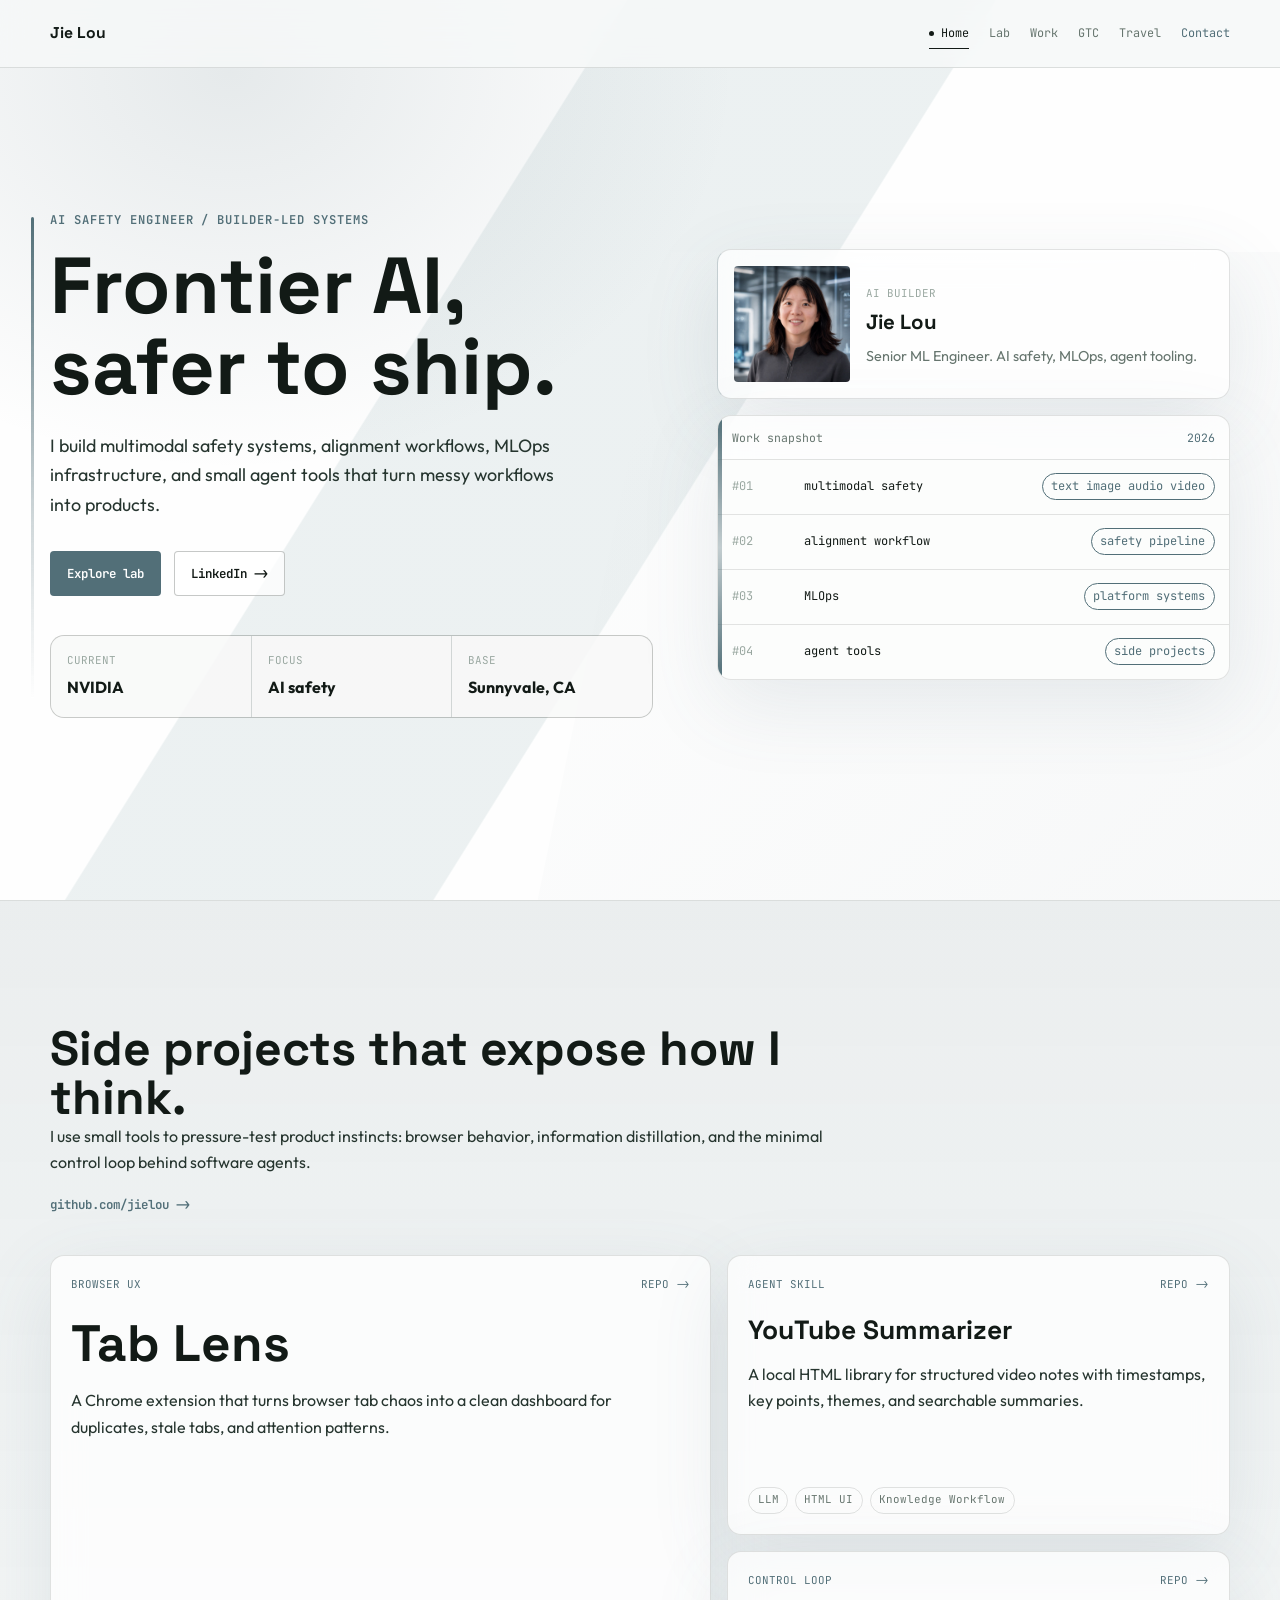
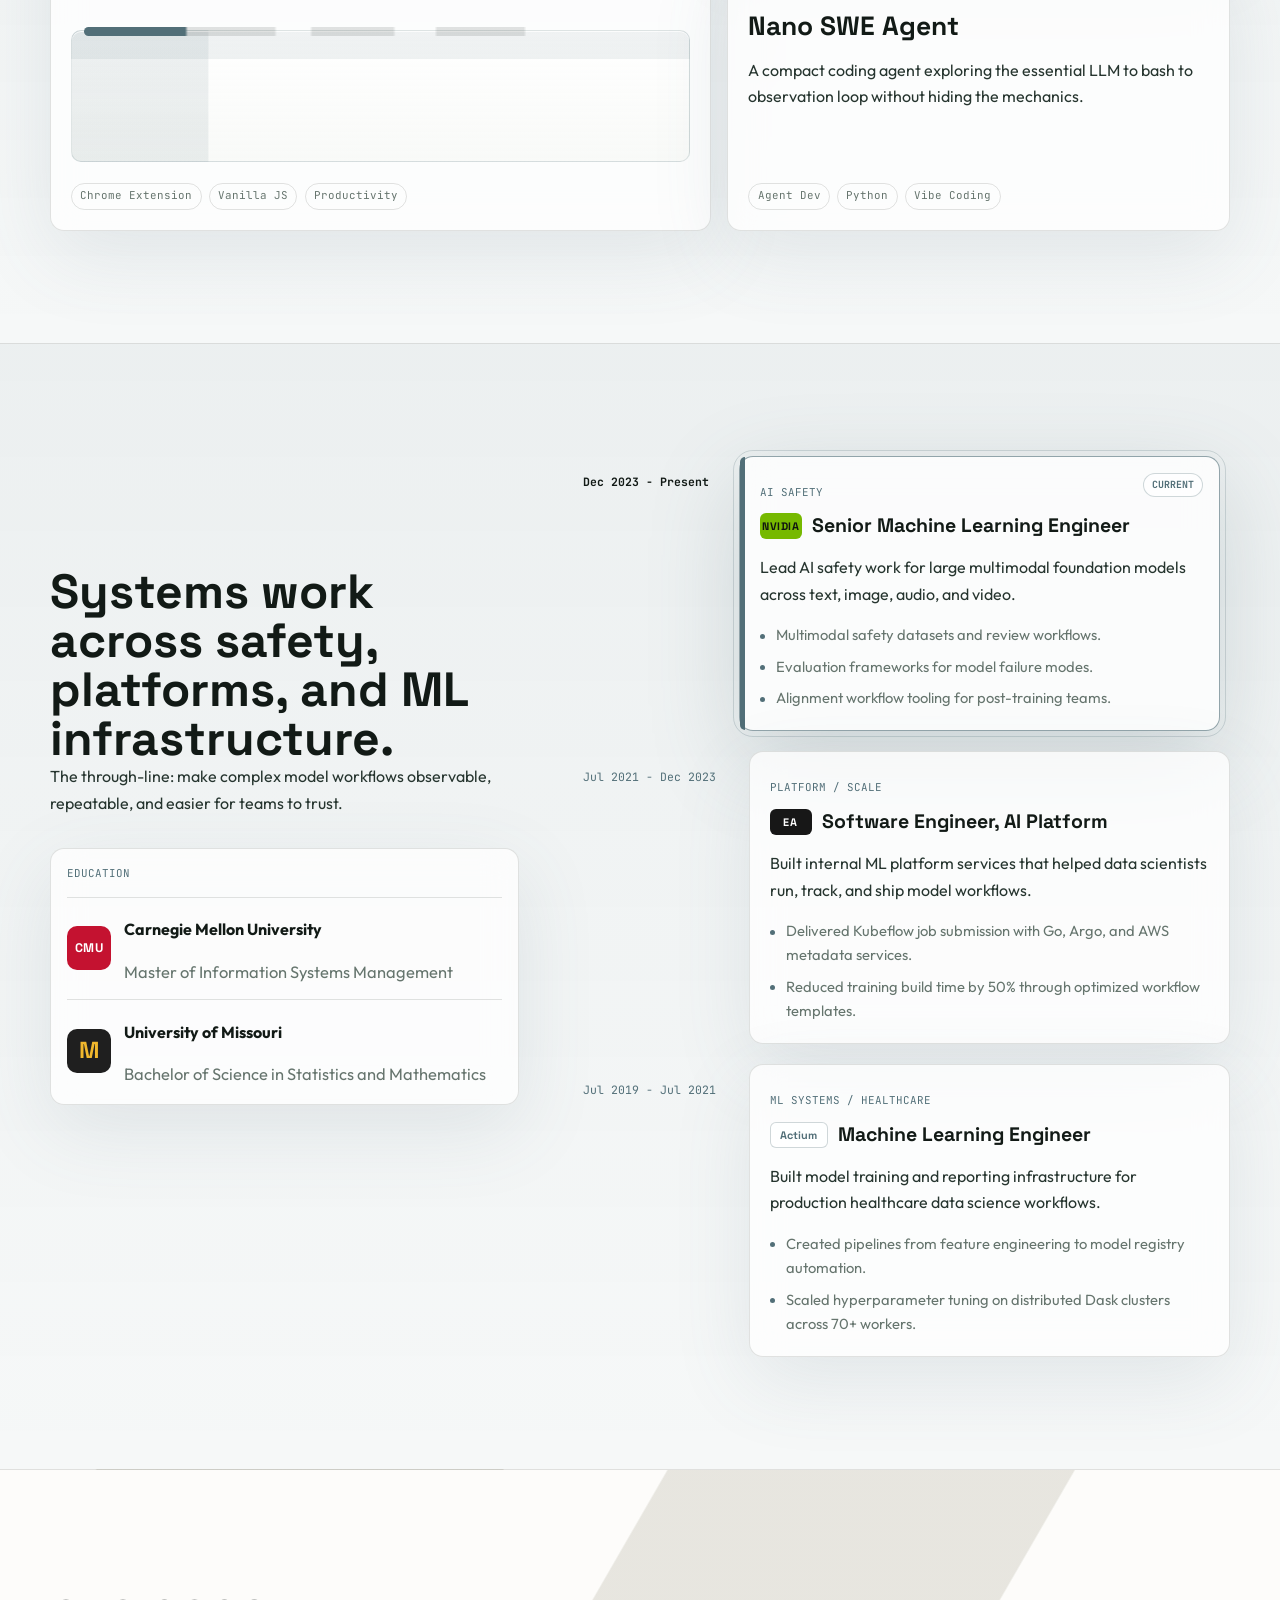
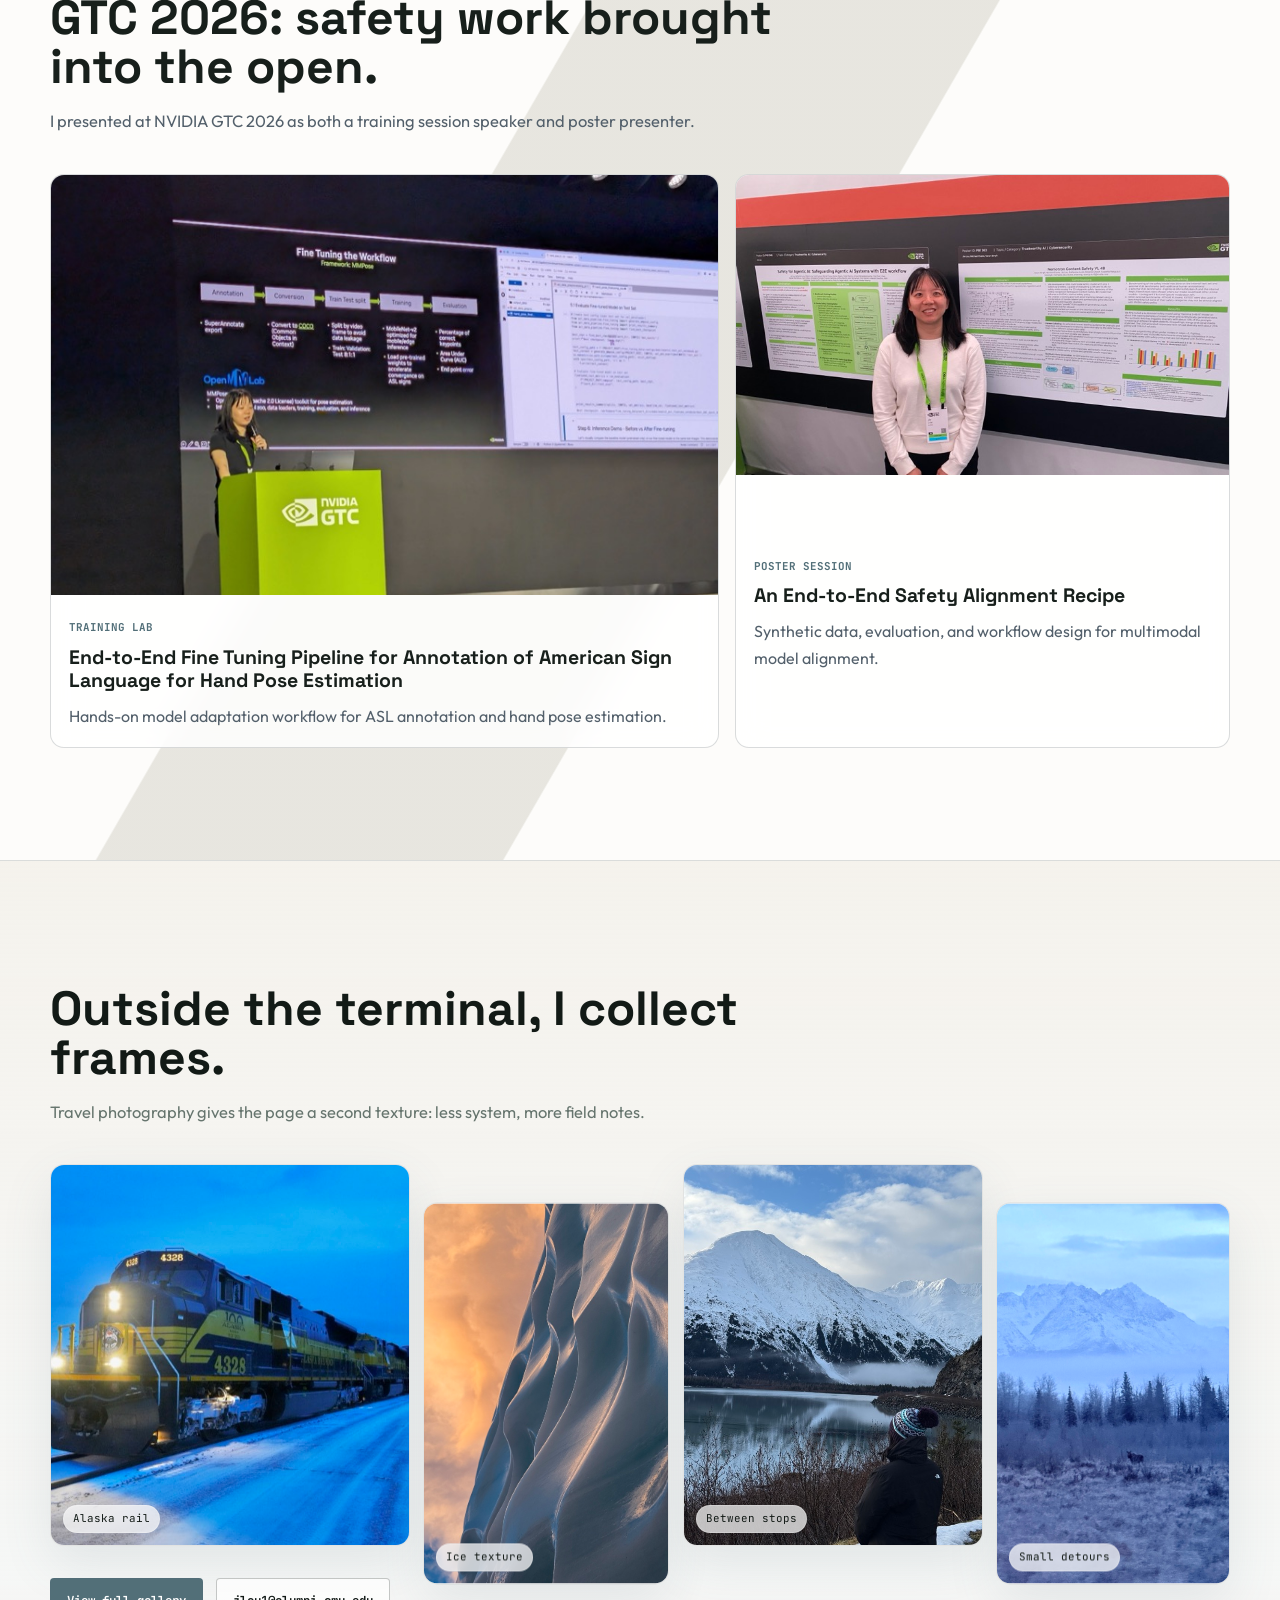
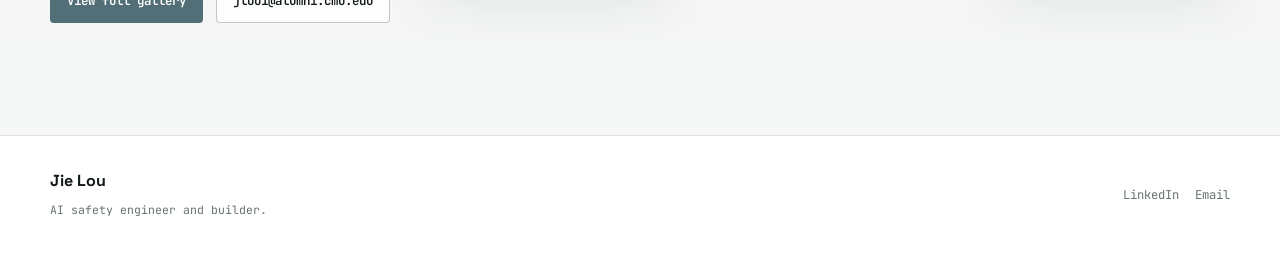
<file: index.html>
<!DOCTYPE html>
<html lang="en">
<head>
  <meta charset="UTF-8">
  <meta name="viewport" content="width=device-width, initial-scale=1.0">
  <meta name="description" content="Jie Lou - AI safety engineer and AI builder working on multimodal safety, alignment workflows, MLOps, and agent tools.">
  <meta property="og:title" content="Jie Lou - AI Safety Engineer & AI Builder">
  <meta property="og:description" content="Senior ML Engineer at NVIDIA focused on AI safety, multimodal evaluation, and builder-led AI tools.">
  <meta property="og:type" content="website">
  <meta property="og:url" content="https://jielou.github.io/">
  <meta property="og:image" content="https://jielou.github.io/photos/social/jie-lou-og.jpg">
  <meta name="twitter:card" content="summary_large_image">
  <meta name="twitter:image" content="https://jielou.github.io/photos/social/jie-lou-og.jpg">
  <meta name="theme-color" content="#526F78">
  <title>Jie Lou - AI Safety Engineer & AI Builder</title>

  <link rel="preconnect" href="https://fonts.googleapis.com">
  <link rel="preconnect" href="https://fonts.gstatic.com" crossorigin>
  <link href="https://fonts.googleapis.com/css2?family=Space+Grotesk:wght@400;500;600;700&family=Outfit:wght@400;500;600;700&family=JetBrains+Mono:wght@400;500;600&display=swap" rel="stylesheet">
  <link rel="icon" href="photos/optimized/profile_2026_560.jpg">
  <link rel="stylesheet" href="css/style.css?v=20260617-2">
</head>
<body>
  <a href="#main" class="skip-link">Skip to content</a>

  <nav class="nav" id="nav">
    <div class="nav-inner">
      <a href="#home" class="nav-logo" aria-label="Jie Lou home">
        <span class="logo-full">Jie Lou</span>
        <span class="logo-short">JL</span>
      </a>
      <ul class="nav-links" id="navLinks">
        <li><a href="#home">Home</a></li>
        <li><a href="#lab">Lab</a></li>
        <li><a href="#field">Work</a></li>
        <li><a href="#proof">GTC</a></li>
        <li><a href="#off-grid">Travel</a></li>
        <li><a href="mailto:jlou1@alumni.cmu.edu" class="nav-cta">Contact</a></li>
      </ul>
      <button class="nav-toggle" id="navToggle" aria-label="Toggle menu" aria-controls="navLinks" aria-expanded="false">
        <span></span><span></span><span></span>
      </button>
    </div>
  </nav>

  <main id="main">
    <section id="home" class="hero section-panel" data-section="Home">
      <div class="scan-grid" aria-hidden="true"></div>
      <div class="hero-inner">
        <div class="hero-copy reveal">
          <p class="section-kicker">AI safety engineer / builder-led systems</p>
          <h1>Frontier AI, safer to ship.</h1>
          <p class="hero-subtitle">I build multimodal safety systems, alignment workflows, MLOps infrastructure, and small agent tools that turn messy workflows into products.</p>
          <div class="hero-actions">
            <a href="#lab" class="btn btn-primary">Explore lab</a>
            <a href="https://www.linkedin.com/in/jielou" target="_blank" rel="noopener" class="btn btn-secondary">LinkedIn -></a>
          </div>
          <dl class="profile-strip" aria-label="Current profile">
            <div>
              <dt>Current</dt>
              <dd>NVIDIA</dd>
            </div>
            <div>
              <dt>Focus</dt>
              <dd>AI safety</dd>
            </div>
            <div>
              <dt>Base</dt>
              <dd>Sunnyvale, CA</dd>
            </div>
          </dl>
        </div>

        <div class="hero-system reveal" style="--delay: 90ms">
          <aside class="identity-card" aria-label="Profile">
            <img src="photos/optimized/profile_2026_560.jpg" alt="Jie Lou" width="560" height="560" decoding="async" fetchpriority="high">
            <div>
              <span class="mini-label">AI builder</span>
              <strong>Jie Lou</strong>
              <p>Senior ML Engineer. AI safety, MLOps, agent tooling.</p>
            </div>
          </aside>

          <div class="console-window">
            <div class="console-topbar">
              <span>Work snapshot</span>
              <span class="status-dot">2026</span>
            </div>
            <div class="console-body" aria-label="AI safety work snapshot">
              <div class="console-row">
                <span class="row-time">01</span>
                <span class="row-name">multimodal safety</span>
                <span class="row-state state-ok">text image audio video</span>
              </div>
              <div class="console-row">
                <span class="row-time">02</span>
                <span class="row-name">alignment workflow</span>
                <span class="row-state state-ok">safety pipeline</span>
              </div>
              <div class="console-row">
                <span class="row-time">03</span>
                <span class="row-name">MLOps</span>
                <span class="row-state state-ok">platform systems</span>
              </div>
              <div class="console-row">
                <span class="row-time">04</span>
                <span class="row-name">agent tools</span>
                <span class="row-state state-blue">side projects</span>
              </div>
            </div>
          </div>
        </div>
      </div>
    </section>

    <section id="lab" class="section-panel lab-panel">
      <div class="section-shell">
        <div class="section-heading reveal">
          <p class="section-kicker">Lab artifacts</p>
          <h2>Side projects that expose how I think.</h2>
          <p>I use small tools to pressure-test product instincts: browser behavior, information distillation, and the minimal control loop behind software agents.</p>
          <a href="https://github.com/jielou" target="_blank" rel="noopener" class="github-link">github.com/jielou -></a>
        </div>

        <div class="artifact-grid">
          <a href="https://github.com/jielou/tab-lens" target="_blank" rel="noopener" class="artifact-card reveal">
            <div class="artifact-meta">
              <span>browser ux</span>
              <span>repo -></span>
            </div>
            <h3>Tab Lens</h3>
            <p>A Chrome extension that turns browser tab chaos into a clean dashboard for duplicates, stale tabs, and attention patterns.</p>
            <div class="artifact-tags">
              <span>Chrome Extension</span>
              <span>Vanilla JS</span>
              <span>Productivity</span>
            </div>
          </a>

          <a href="https://github.com/jielou/youtube-summarizer" target="_blank" rel="noopener" class="artifact-card reveal" style="--delay: 80ms">
            <div class="artifact-meta">
              <span>agent skill</span>
              <span>repo -></span>
            </div>
            <h3>YouTube Summarizer</h3>
            <p>A local HTML library for structured video notes with timestamps, key points, themes, and searchable summaries.</p>
            <div class="artifact-tags">
              <span>LLM</span>
              <span>HTML UI</span>
              <span>Knowledge Workflow</span>
            </div>
          </a>

          <a href="https://github.com/jielou/nano-swe-agent" target="_blank" rel="noopener" class="artifact-card reveal" style="--delay: 160ms">
            <div class="artifact-meta">
              <span>control loop</span>
              <span>repo -></span>
            </div>
            <h3>Nano SWE Agent</h3>
            <p>A compact coding agent exploring the essential LLM to bash to observation loop without hiding the mechanics.</p>
            <div class="artifact-tags">
              <span>Agent Dev</span>
              <span>Python</span>
              <span>Vibe Coding</span>
            </div>
          </a>
        </div>
      </div>
    </section>

    <section id="field" class="section-panel field-panel">
      <div class="section-shell two-column-shell">
        <div class="section-heading sticky-heading reveal">
          <p class="section-kicker">Field work</p>
          <h2>Systems work across safety, platforms, and ML infrastructure.</h2>
          <p>The through-line: make complex model workflows observable, repeatable, and easier for teams to trust.</p>
          <div class="credential-card education-card">
            <span>Education</span>
            <div class="school-row">
              <span class="school-logo cmu-logo">CMU</span>
              <div>
                <strong>Carnegie Mellon University</strong>
                <p>Master of Information Systems Management</p>
              </div>
            </div>
            <div class="school-row">
              <span class="school-logo mizzou-logo">M</span>
              <div>
                <strong>University of Missouri</strong>
                <p>Bachelor of Science in Statistics and Mathematics</p>
              </div>
            </div>
          </div>
        </div>

        <div class="mission-log">
          <article class="mission-item mission-current reveal">
            <div class="mission-date">Dec 2023 - Present</div>
            <div class="mission-card mission-card-current">
              <span class="mission-badge">ai safety</span>
              <h3><span class="company-logo nvidia-logo">NVIDIA</span> Senior Machine Learning Engineer</h3>
              <p>Lead AI safety work for large multimodal foundation models across text, image, audio, and video.</p>
              <ul>
                <li>Multimodal safety datasets and review workflows.</li>
                <li>Evaluation frameworks for model failure modes.</li>
                <li>Alignment workflow tooling for post-training teams.</li>
              </ul>
            </div>
          </article>

          <article class="mission-item reveal">
            <div class="mission-date">Jul 2021 - Dec 2023</div>
            <div class="mission-card">
              <span class="mission-badge">platform / scale</span>
              <h3><span class="company-logo ea-logo">EA</span> Software Engineer, AI Platform</h3>
              <p>Built internal ML platform services that helped data scientists run, track, and ship model workflows.</p>
              <ul>
                <li>Delivered Kubeflow job submission with Go, Argo, and AWS metadata services.</li>
                <li>Reduced training build time by 50% through optimized workflow templates.</li>
              </ul>
            </div>
          </article>

          <article class="mission-item reveal">
            <div class="mission-date">Jul 2019 - Jul 2021</div>
            <div class="mission-card">
              <span class="mission-badge">ml systems / healthcare</span>
              <h3><span class="company-logo actium-logo">Actium</span> Machine Learning Engineer</h3>
              <p>Built model training and reporting infrastructure for production healthcare data science workflows.</p>
              <ul>
                <li>Created pipelines from feature engineering to model registry automation.</li>
                <li>Scaled hyperparameter tuning on distributed Dask clusters across 70+ workers.</li>
              </ul>
            </div>
          </article>
        </div>
      </div>
    </section>

    <section id="proof" class="section-panel proof-panel">
      <div class="section-shell">
        <div class="section-heading reveal">
          <p class="section-kicker">Public proof</p>
          <h2>GTC 2026: safety work brought into the open.</h2>
          <p>I presented at NVIDIA GTC 2026 as both a training session speaker and poster presenter.</p>
        </div>

        <div class="proof-grid">
          <a href="https://www.nvidia.com/en-us/on-demand/session/gtc26-dlit82150/" target="_blank" rel="noopener" class="proof-card proof-card-wide reveal">
            <img src="photos/optimized/gtc_training_720.jpg" alt="Jie presenting a GTC 2026 training lab" loading="lazy" decoding="async">
            <div class="proof-copy">
              <span>training lab</span>
              <h3>End-to-End Fine Tuning Pipeline for Annotation of American Sign Language for Hand Pose Estimation</h3>
              <p>Hands-on model adaptation workflow for ASL annotation and hand pose estimation.</p>
            </div>
          </a>

          <a href="https://www.nvidia.com/gtc/posters/?search=safety#/session/1761263647501001dGIz" target="_blank" rel="noopener" class="proof-card reveal" style="--delay: 100ms">
            <img src="photos/optimized/gtc_poster_720.jpg" alt="Jie at the GTC 2026 poster session" loading="lazy" decoding="async">
            <div class="proof-copy">
              <span>poster session</span>
              <h3>An End-to-End Safety Alignment Recipe</h3>
              <p>Synthetic data, evaluation, and workflow design for multimodal model alignment.</p>
            </div>
          </a>
        </div>
      </div>
    </section>

    <section id="off-grid" class="section-panel offgrid-panel">
      <div class="section-shell">
        <div class="section-heading reveal">
          <p class="section-kicker">Off grid</p>
          <h2>Outside the terminal, I collect frames.</h2>
          <p>Travel photography gives the page a second texture: less system, more field notes.</p>
        </div>

        <div class="travel-ribbon reveal">
          <figure>
            <img src="photos/optimized/travel_dsc09786_760.jpg" alt="Alaska train at blue hour" loading="lazy" decoding="async">
            <figcaption>Alaska rail</figcaption>
          </figure>
          <figure>
            <img src="photos/optimized/travel_img9056_760.jpg" alt="Ice wall texture captured while traveling" loading="lazy" decoding="async">
            <figcaption>Ice texture</figcaption>
          </figure>
          <figure>
            <img src="photos/optimized/travel_img9424_760.jpg" alt="Coastal travel landscape" loading="lazy" decoding="async">
            <figcaption>Between stops</figcaption>
          </figure>
          <figure>
            <img src="photos/optimized/travel_img9639_760.jpg" alt="Travel moment outdoors" loading="lazy" decoding="async">
            <figcaption>Small detours</figcaption>
          </figure>
        </div>

        <div class="footer-cta reveal">
          <a href="gallery.html" class="btn btn-primary">View full gallery</a>
          <a href="mailto:jlou1@alumni.cmu.edu" class="btn btn-secondary">jlou1@alumni.cmu.edu</a>
        </div>
      </div>
    </section>
  </main>

  <footer class="footer">
    <div class="footer-inner">
      <div>
        <strong>Jie Lou</strong>
        <span>AI safety engineer and builder.</span>
      </div>
      <div class="footer-links">
        <a href="https://www.linkedin.com/in/jielou" target="_blank" rel="noopener">LinkedIn</a>
        <a href="mailto:jlou1@alumni.cmu.edu">Email</a>
      </div>
    </div>
  </footer>

  <script src="js/main.js?v=20260617-2"></script>
</body>
</html>
</file>
<file: css/style.css>
:root {
  --bg: #f6f8f8;
  --bg-2: #e9eff0;
  --panel: rgba(255, 255, 255, 0.74);
  --panel-solid: #ffffff;
  --ink: #121a16;
  --text: #26352f;
  --muted: #66756e;
  --quiet: #9aa8a1;
  --line: rgba(18, 26, 22, 0.12);
  --line-strong: rgba(18, 26, 22, 0.24);
  --green: #526f78;
  --green-dim: rgba(82, 111, 120, 0.12);
  --paper: #f4f0e8;
  --paper-ink: #171f1b;
  --radius: 14px;
  --radius-sm: 4px;
  --nav-height: 68px;
  --font-display: "Space Grotesk", system-ui, sans-serif;
  --font-body: "Outfit", system-ui, sans-serif;
  --font-mono: "JetBrains Mono", ui-monospace, monospace;
  --ease: cubic-bezier(0.2, 0.8, 0.2, 1);
}

*,
*::before,
*::after {
  box-sizing: border-box;
  margin: 0;
  padding: 0;
}

html {
  scroll-behavior: smooth;
  scroll-padding-top: var(--nav-height);
}

body {
  min-height: 100vh;
  background:
    radial-gradient(ellipse at 18% 8%, rgba(82, 111, 120, 0.14), transparent 34%),
    linear-gradient(122deg, rgba(255, 255, 255, 0.9) 0 34%, rgba(232, 238, 239, 0.72) 34.1% 54%, rgba(255, 255, 255, 0.92) 54.1% 100%),
    #f6f8f8;
  background-attachment: fixed;
  color: var(--text);
  font-family: var(--font-body);
  font-size: 16px;
  line-height: 1.65;
  -webkit-font-smoothing: antialiased;
}

body.nav-open {
  overflow: hidden;
}

img {
  display: block;
  max-width: 100%;
}

a {
  color: inherit;
  text-decoration: none;
}

ul {
  list-style: none;
}

button,
a {
  -webkit-tap-highlight-color: transparent;
}

a:focus-visible,
button:focus-visible {
  outline: 2px solid var(--green);
  outline-offset: 4px;
}

.skip-link {
  position: fixed;
  left: 1rem;
  top: 1rem;
  z-index: 999;
  transform: translateY(-150%);
  border: 1px solid var(--line-strong);
  border-radius: var(--radius-sm);
  background: var(--ink);
  color: #ffffff;
  padding: 0.6rem 0.85rem;
  font-weight: 700;
}

.skip-link:focus {
  transform: translateY(0);
}

.nav {
  position: fixed;
  inset: 0 0 auto;
  z-index: 100;
  height: var(--nav-height);
  border-bottom: 1px solid var(--line);
  background: rgba(246, 248, 248, 0.84);
  backdrop-filter: blur(18px);
}

.nav-inner,
.section-shell,
.hero-inner,
.footer-inner,
.container {
  width: min(1180px, calc(100% - 40px));
  margin: 0 auto;
}

.nav-inner {
  height: 100%;
  display: flex;
  align-items: center;
  justify-content: space-between;
  gap: 1.5rem;
}

.nav-logo {
  display: inline-flex;
  align-items: center;
  min-width: 64px;
  color: var(--ink);
  font-family: var(--font-display);
  font-weight: 700;
  position: relative;
}

.logo-full,
.logo-short {
  display: inline-block;
  transition: transform 220ms var(--ease), opacity 180ms ease, max-width 220ms var(--ease);
  white-space: nowrap;
}

.logo-full {
  font-size: 0.98rem;
  max-width: 96px;
  opacity: 1;
}

.logo-short {
  max-width: 0;
  opacity: 0;
  overflow: hidden;
  transform: translateY(4px);
  color: var(--green);
  font-family: var(--font-mono);
  font-size: 0.82rem;
  letter-spacing: 0.02em;
}

.nav.is-away .logo-full {
  max-width: 0;
  opacity: 0;
  overflow: hidden;
  transform: translateY(-4px);
}

.nav.is-away .logo-short {
  max-width: 32px;
  opacity: 1;
  transform: translateY(0);
}

.nav-links {
  display: flex;
  align-items: center;
  gap: 1.25rem;
}

.nav-links a {
  display: inline-flex;
  align-items: center;
  min-height: 34px;
  border: 0;
  color: var(--muted);
  font-family: var(--font-mono);
  font-size: 0.74rem;
  padding: 0.3rem 0;
  position: relative;
  transition: color 160ms ease;
}

.nav-links a::after {
  content: "";
  position: absolute;
  left: 0;
  right: 0;
  bottom: 2px;
  height: 1px;
  background: currentColor;
  transform: scaleX(0);
  transform-origin: left;
  transition: transform 180ms var(--ease);
}

.nav-links a.is-active::before {
  content: "";
  width: 5px;
  height: 5px;
  margin-right: 0.42rem;
  border-radius: 50%;
  background: currentColor;
}

.nav-links a:hover,
.nav-links a.is-active {
  color: var(--ink);
}

.nav-links a:hover::after,
.nav-links a.is-active::after {
  transform: scaleX(1);
}

.nav-links .nav-cta {
  border: 0;
  background: transparent;
  color: var(--green);
}

.nav-toggle {
  display: none;
  width: 38px;
  height: 38px;
  border: 1px solid var(--line);
  border-radius: var(--radius-sm);
  background: transparent;
  cursor: pointer;
}

.nav-toggle span {
  display: block;
  width: 18px;
  height: 2px;
  margin: 4px auto;
  border-radius: 2px;
  background: var(--ink);
  transition: transform 180ms ease, opacity 180ms ease;
}

.nav-toggle[aria-expanded="true"] span:nth-child(1) {
  transform: translateY(6px) rotate(45deg);
}

.nav-toggle[aria-expanded="true"] span:nth-child(2) {
  opacity: 0;
}

.nav-toggle[aria-expanded="true"] span:nth-child(3) {
  transform: translateY(-6px) rotate(-45deg);
}

.section-panel {
  position: relative;
  padding: 112px 0;
  overflow: hidden;
}

.section-panel + .section-panel {
  border-top: 1px solid var(--line);
}

.hero {
  min-height: 100dvh;
  display: grid;
  align-items: center;
  padding-top: calc(var(--nav-height) + 72px);
}

.hero::after {
  content: "";
  position: absolute;
  inset: auto 0 0 auto;
  width: min(58vw, 820px);
  height: min(72vh, 680px);
  pointer-events: none;
  background:
    linear-gradient(135deg, rgba(255, 255, 255, 0.16), rgba(82, 111, 120, 0.08));
  clip-path: polygon(18% 0, 100% 0, 100% 100%, 0 100%);
  opacity: 0.55;
}

.scan-grid {
  display: none;
}

@keyframes scanMove {
  from { background-position: -480px 0, 0 0; }
  to { background-position: 480px 0, 0 96px; }
}

.hero-inner {
  position: relative;
  z-index: 1;
  display: grid;
  grid-template-columns: minmax(0, 1.08fr) minmax(360px, 0.92fr);
  gap: 4rem;
  align-items: center;
}

.hero-copy {
  position: relative;
}

.hero-copy::before {
  content: "";
  position: absolute;
  left: -1.2rem;
  top: 0.4rem;
  bottom: 1.2rem;
  width: 3px;
  background:
    linear-gradient(180deg, var(--green), rgba(82, 111, 120, 0.28) 62%, transparent),
    repeating-linear-gradient(180deg, transparent 0 18px, rgba(255, 255, 255, 0.9) 18px 22px);
  border-radius: 999px;
}

.section-kicker {
  color: var(--green);
  font-family: var(--font-mono);
  font-size: 0.76rem;
  font-weight: 600;
  letter-spacing: 0.08em;
  text-transform: uppercase;
}

.section-heading .section-kicker {
  display: none;
}

.hero h1,
.section-heading h2 {
  color: var(--ink);
  font-family: var(--font-display);
  font-weight: 700;
  line-height: 1.02;
  letter-spacing: 0;
}

.hero h1 {
  max-width: 780px;
  margin-top: 1rem;
  font-size: clamp(3.7rem, 6.2vw, 5.8rem);
  text-wrap: balance;
}

.hero-subtitle {
  max-width: 670px;
  margin-top: 1.4rem;
  color: var(--text);
  font-size: 1.12rem;
  text-wrap: pretty;
}

.hero-actions,
.footer-cta {
  display: flex;
  flex-wrap: wrap;
  gap: 0.8rem;
  margin-top: 2rem;
}

.btn {
  display: inline-flex;
  align-items: center;
  justify-content: center;
  min-height: 42px;
  border: 1px solid var(--line-strong);
  border-radius: var(--radius-sm);
  padding: 0.7rem 1rem;
  font-family: var(--font-mono);
  font-size: 0.78rem;
  font-weight: 600;
  transition: transform 160ms ease, background 160ms ease, border-color 160ms ease, color 160ms ease;
}

.btn:hover {
  transform: translateY(-2px);
}

.btn-primary {
  border-color: rgba(82, 111, 120, 0.5);
  background: var(--green);
  color: #ffffff;
}

.btn-secondary {
  background: rgba(255, 255, 255, 0.72);
  color: var(--ink);
}

.profile-strip {
  display: grid;
  grid-template-columns: repeat(3, minmax(0, 1fr));
  gap: 1px;
  max-width: 660px;
  margin-top: 2.4rem;
  border: 1px solid var(--line);
  border-radius: var(--radius);
  overflow: hidden;
  background: var(--line);
}

.profile-strip div {
  padding: 1rem;
  background: rgba(255, 255, 255, 0.82);
}

.profile-strip dt,
.mini-label,
.artifact-meta,
.mission-date,
.mission-badge,
.proof-copy span,
.travel-ribbon figcaption,
.footer span {
  font-family: var(--font-mono);
}

.profile-strip dt,
.mini-label {
  color: var(--quiet);
  font-size: 0.68rem;
  text-transform: uppercase;
}

.profile-strip dd {
  margin-top: 0.28rem;
  color: var(--ink);
  font-weight: 700;
}

.hero-system {
  display: grid;
  gap: 1rem;
}

.console-window,
.identity-card,
.artifact-card,
.mission-card,
.credential-card,
.proof-card {
  border: 1px solid var(--line);
  border-radius: var(--radius);
  background: var(--panel);
  box-shadow: 0 24px 80px rgba(82, 111, 120, 0.12);
  backdrop-filter: blur(16px);
}

.console-window {
  position: relative;
  overflow: hidden;
}

.console-window::before {
  content: "";
  position: absolute;
  inset: 0 auto 0 0;
  width: 4px;
  background: linear-gradient(180deg, var(--green), rgba(82, 111, 120, 0.34), var(--green));
  z-index: 2;
}

.console-topbar {
  display: flex;
  justify-content: space-between;
  gap: 1rem;
  border-bottom: 1px solid var(--line);
  padding: 0.75rem 0.9rem;
  color: var(--muted);
  font-family: var(--font-mono);
  font-size: 0.72rem;
}

.status-dot {
  color: var(--green);
}

.console-body {
  display: grid;
  gap: 1px;
  background: var(--line);
}

.console-row {
  display: grid;
  grid-template-columns: 56px minmax(0, 1fr) auto;
  gap: 1rem;
  align-items: center;
  min-height: 54px;
  padding: 0.75rem 0.9rem;
  background: rgba(255, 255, 255, 0.9);
  font-family: var(--font-mono);
  font-size: 0.75rem;
  transition: background 160ms ease, transform 160ms ease;
}

.console-row:hover {
  background: #fbfdf9;
  transform: translateX(3px);
}

.row-time {
  color: var(--quiet);
}

.row-time::before {
  content: "#";
}

.row-name {
  color: var(--ink);
}

.row-state {
  border: 1px solid currentColor;
  border-radius: 999px;
  padding: 0.18rem 0.52rem;
  white-space: nowrap;
}

.state-ok,
.state-warn,
.state-blue { color: var(--green); }

.identity-card {
  display: grid;
  grid-template-columns: 116px minmax(0, 1fr);
  gap: 1rem;
  align-items: center;
  padding: 1rem;
  border-left-color: rgba(82, 111, 120, 0.32);
}

.identity-card img {
  width: 100%;
  height: 116px;
  aspect-ratio: 1;
  border-radius: var(--radius-sm);
  object-fit: cover;
  object-position: top;
}

.identity-card strong {
  display: block;
  margin-top: 0.1rem;
  color: var(--ink);
  font-family: var(--font-display);
  font-size: 1.28rem;
}

.identity-card p {
  margin-top: 0.3rem;
  color: var(--muted);
  font-size: 0.9rem;
}

.section-heading {
  max-width: 780px;
  margin-bottom: 2.4rem;
}

.section-heading h2 {
  margin-top: 0.75rem;
  font-size: 3rem;
}

.section-heading p:last-child {
  margin-top: 1rem;
  color: var(--muted);
  font-size: 1.03rem;
}

.github-link {
  display: inline-flex;
  margin-top: 1.2rem;
  color: var(--green);
  font-family: var(--font-mono);
  font-size: 0.78rem;
  font-weight: 600;
}

.github-link:hover {
  color: var(--ink);
}

.lab-panel {
  background: linear-gradient(180deg, rgba(82, 111, 120, 0.07), rgba(255, 255, 255, 0));
}

.artifact-grid {
  display: grid;
  grid-template-columns: minmax(0, 1.25fr) minmax(0, 0.95fr);
  grid-auto-flow: dense;
  gap: 1rem;
}

.artifact-card {
  position: relative;
  min-height: 280px;
  display: flex;
  flex-direction: column;
  padding: 1.25rem;
  overflow: hidden;
  transition: transform 180ms var(--ease), border-color 180ms ease, background 180ms ease;
}

.artifact-card:first-child {
  min-height: 430px;
  grid-row: span 2;
}

.artifact-card:first-child::after {
  content: "";
  position: absolute;
  left: 1.25rem;
  right: 1.25rem;
  bottom: 4.2rem;
  height: 132px;
  border: 1px solid rgba(82, 111, 120, 0.16);
  border-radius: 10px;
  background:
    linear-gradient(180deg, rgba(82, 111, 120, 0.09) 0 28px, transparent 28px),
    linear-gradient(90deg, rgba(82, 111, 120, 0.10) 0 22%, transparent 22.2% 100%),
    linear-gradient(180deg, rgba(255, 255, 255, 0.8), rgba(246, 248, 245, 0.72));
  box-shadow: inset 0 1px 0 rgba(255, 255, 255, 0.8);
  pointer-events: none;
}

.artifact-card:first-child::before {
  content: "";
  position: absolute;
  left: 2.05rem;
  right: 2.05rem;
  bottom: 12.1rem;
  height: 9px;
  border-radius: 999px;
  background:
    linear-gradient(90deg, var(--green) 0 17%, rgba(18, 26, 22, 0.12) 17.5% 32%, transparent 32.5% 38%, rgba(18, 26, 22, 0.12) 38.5% 52%, transparent 52.5% 59%, rgba(18, 26, 22, 0.12) 59.5% 74%, transparent 74.5%);
  pointer-events: none;
  z-index: 1;
}

.artifact-card:first-child h3 {
  font-size: clamp(2rem, 4vw, 3.4rem);
  max-width: 8ch;
}

.artifact-card > * {
  position: relative;
  z-index: 2;
}

.artifact-card:hover {
  transform: translateY(-6px);
  border-color: rgba(82, 111, 120, 0.42);
  background: rgba(255, 255, 255, 0.98);
}

.artifact-meta {
  display: flex;
  justify-content: space-between;
  gap: 1rem;
  color: var(--green);
  font-size: 0.68rem;
  text-transform: uppercase;
}

.artifact-card h3 {
  margin-top: 1.4rem;
  color: var(--ink);
  font-family: var(--font-display);
  font-size: 1.65rem;
  line-height: 1.08;
}

.artifact-card p {
  margin-top: 1rem;
  color: var(--text);
}

.artifact-tags {
  display: flex;
  flex-wrap: wrap;
  gap: 0.45rem;
  margin-top: auto;
  padding-top: 1.5rem;
}

.artifact-tags span {
  border: 1px solid var(--line);
  border-radius: 999px;
  color: var(--muted);
  font-family: var(--font-mono);
  font-size: 0.68rem;
  padding: 0.22rem 0.52rem;
}

.field-panel {
  background: linear-gradient(180deg, rgba(82, 111, 120, 0.06), rgba(255, 255, 255, 0));
}

.two-column-shell {
  display: grid;
  grid-template-columns: minmax(260px, 0.42fr) minmax(0, 0.58fr);
  gap: 4rem;
  align-items: start;
}

.sticky-heading {
  position: sticky;
  top: calc(var(--nav-height) + 32px);
  margin-bottom: 0;
}

.credential-card {
  margin-top: 2rem;
  padding: 1rem;
}

.credential-card span {
  color: var(--green);
  font-family: var(--font-mono);
  font-size: 0.68rem;
  text-transform: uppercase;
}

.credential-card strong {
  display: block;
  margin-top: 0.35rem;
  color: var(--ink);
}

.credential-card p {
  margin-top: 0.25rem;
  color: var(--muted);
  font-size: 0.9rem;
}

.education-card {
  display: grid;
  gap: 0.85rem;
}

.school-row {
  display: grid;
  grid-template-columns: 44px minmax(0, 1fr);
  gap: 0.8rem;
  align-items: center;
  padding-top: 0.8rem;
  border-top: 1px solid var(--line);
}

.credential-card .school-logo {
  display: grid;
  width: 44px;
  height: 44px;
  place-items: center;
  border-radius: 10px;
  font-family: var(--font-display);
  font-weight: 800;
  line-height: 1;
}

.credential-card .cmu-logo {
  background: #c41230;
  color: #ffffff;
  font-size: 0.78rem;
  letter-spacing: 0.02em;
}

.credential-card .mizzou-logo {
  background: #1f1f1f;
  color: #f1b82d;
  font-size: 1.45rem;
}

.mission-log {
  display: grid;
  gap: 1.25rem;
}

.mission-item {
  display: grid;
  grid-template-columns: 150px minmax(0, 1fr);
  gap: 1rem;
}

.mission-date {
  color: var(--green);
  font-size: 0.72rem;
  padding-top: 1rem;
}

.mission-card {
  padding: 1.25rem;
}

.mission-current .mission-date {
  color: var(--ink);
  font-weight: 700;
}

.mission-card-current {
  position: relative;
  border-color: rgba(82, 111, 120, 0.62);
  background: var(--panel);
  box-shadow: 0 28px 90px rgba(82, 111, 120, 0.22);
  transform: translateX(-10px);
  outline: 1px solid rgba(82, 111, 120, 0.22);
  outline-offset: 5px;
}

.mission-card-current::before {
  content: "Current";
  position: absolute;
  right: 1rem;
  top: 1rem;
  border: 1px solid rgba(82, 111, 120, 0.28);
  border-radius: 999px;
  background: rgba(255, 255, 255, 0.74);
  color: var(--green);
  font-family: var(--font-mono);
  font-size: 0.62rem;
  font-weight: 700;
  padding: 0.18rem 0.5rem;
  text-transform: uppercase;
}

.mission-card-current::after {
  content: "";
  position: absolute;
  inset: 0 auto 0 0;
  width: 5px;
  border-radius: var(--radius) 0 0 var(--radius);
  background: var(--green);
}

.mission-badge {
  color: var(--green);
  font-size: 0.68rem;
  text-transform: uppercase;
}

.mission-card h3 {
  display: flex;
  align-items: center;
  gap: 0.65rem;
  margin-top: 0.45rem;
  color: var(--ink);
  font-family: var(--font-display);
  font-size: 1.22rem;
}

.company-logo {
  display: inline-flex;
  align-items: center;
  justify-content: center;
  min-width: 42px;
  height: 26px;
  border-radius: 6px;
  font-family: var(--font-display);
  font-size: 0.68rem;
  font-weight: 800;
  line-height: 1;
  flex: 0 0 auto;
}

.nvidia-logo {
  background: #76b900;
  color: #101510;
  letter-spacing: 0.04em;
}

.ea-logo {
  background: #171717;
  color: #ffffff;
  letter-spacing: 0.08em;
}

.actium-logo {
  min-width: 58px;
  border: 1px solid rgba(82, 111, 120, 0.28);
  background: rgba(255, 255, 255, 0.72);
  color: var(--green);
}

.mission-card p {
  margin-top: 0.75rem;
  color: var(--text);
}

.mission-card ul {
  display: grid;
  gap: 0.45rem;
  margin-top: 1rem;
}

.mission-card li {
  position: relative;
  padding-left: 1rem;
  color: var(--muted);
  font-size: 0.92rem;
}

.mission-card li::before {
  content: "";
  position: absolute;
  left: 0;
  top: 0.72em;
  width: 5px;
  height: 5px;
  border-radius: 50%;
  background: var(--green);
}

.proof-panel {
  background:
    linear-gradient(120deg, rgba(255, 255, 255, 0.78) 0 36%, rgba(82, 111, 120, 0.08) 36.1% 58%, rgba(255, 255, 255, 0.8) 58.1% 100%),
    var(--paper);
  color: var(--paper-ink);
}

.proof-panel .section-kicker,
.proof-panel .proof-copy span {
  color: var(--green);
}

.proof-panel .section-heading h2 {
  color: var(--paper-ink);
}

.proof-panel .section-heading p:last-child {
  color: #53606b;
}

.proof-grid {
  display: grid;
  grid-template-columns: 1.15fr 0.85fr;
  gap: 1rem;
}

.proof-card {
  display: grid;
  overflow: hidden;
  background: rgba(255, 255, 255, 0.82);
  border-color: rgba(23, 32, 42, 0.16);
  color: var(--paper-ink);
  box-shadow: none;
  transition: transform 180ms var(--ease), border-color 180ms ease;
}

.proof-card:hover {
  transform: translateY(-5px);
  border-color: rgba(82, 111, 120, 0.42);
}

.proof-card img {
  width: 100%;
  height: 300px;
  object-fit: cover;
}

.proof-card-wide img {
  height: 420px;
}

.proof-copy {
  padding: 1.1rem;
}

.proof-copy span {
  font-size: 0.68rem;
  font-weight: 700;
  text-transform: uppercase;
}

.proof-copy h3 {
  margin-top: 0.45rem;
  color: var(--paper-ink);
  font-family: var(--font-display);
  font-size: 1.22rem;
  line-height: 1.18;
}

.proof-copy p {
  margin-top: 0.7rem;
  color: #53606b;
}

.offgrid-panel {
  background: linear-gradient(180deg, rgba(244, 240, 232, 0.72), rgba(255, 255, 255, 0));
}

.travel-ribbon {
  display: grid;
  grid-template-columns: 1.2fr 0.82fr 1fr 0.78fr;
  gap: 0.85rem;
  align-items: end;
}

.travel-ribbon figure {
  position: relative;
  overflow: hidden;
  border: 1px solid var(--line);
  border-radius: var(--radius);
  background: var(--panel-solid);
  box-shadow: 0 18px 50px rgba(82, 111, 120, 0.12);
}

.travel-ribbon figure:nth-child(even) {
  transform: translateY(2.4rem);
}

.travel-ribbon img {
  width: 100%;
  height: 380px;
  object-fit: cover;
  transition: transform 260ms var(--ease);
}

.travel-ribbon figure:hover img {
  transform: scale(1.04);
}

.travel-ribbon figcaption {
  position: absolute;
  left: 0.75rem;
  bottom: 0.75rem;
  border: 1px solid rgba(255, 255, 255, 0.22);
  border-radius: 999px;
  background: rgba(255, 255, 255, 0.72);
  color: var(--ink);
  font-size: 0.68rem;
  padding: 0.26rem 0.56rem;
  backdrop-filter: blur(10px);
}

.footer {
  border-top: 1px solid var(--line);
  padding: 2rem 0;
  background: #ffffff;
}

.footer-inner {
  display: flex;
  align-items: center;
  justify-content: space-between;
  gap: 1rem;
  flex-wrap: wrap;
}

.footer strong {
  display: block;
  color: var(--ink);
  font-family: var(--font-display);
}

.footer span {
  color: var(--muted);
  font-size: 0.72rem;
}

.footer-links {
  display: flex;
  flex-wrap: wrap;
  gap: 1rem;
}

.footer-links a {
  color: var(--muted);
  font-family: var(--font-mono);
  font-size: 0.76rem;
}

.footer-links a:hover {
  color: var(--green);
}

.reveal {
  opacity: 0;
  transform: translateY(18px);
  transition: opacity 520ms ease, transform 520ms var(--ease);
  transition-delay: var(--delay, 0ms);
}

.reveal.visible {
  opacity: 1;
  transform: translateY(0);
}

/* Gallery page compatibility */
.section {
  padding: 110px 0;
}

.gallery-page {
  min-height: 100vh;
  padding-top: calc(var(--nav-height) + 72px);
}

.section-header {
  max-width: 760px;
  margin-bottom: 2rem;
}

.section-label {
  color: var(--green);
  font-family: var(--font-mono);
  font-size: 0.76rem;
  font-weight: 600;
  letter-spacing: 0.08em;
  text-transform: uppercase;
}

.section-title {
  margin-top: 0.7rem;
  color: var(--ink);
  font-family: var(--font-display);
  font-size: 3rem;
  line-height: 1.05;
}

.section-desc {
  max-width: 620px;
  margin-bottom: 2rem;
  color: var(--muted);
  font-size: 1.02rem;
}

.gallery-grid {
  columns: 3;
  column-gap: 1rem;
}

.gallery-item {
  break-inside: avoid;
  margin-bottom: 1rem;
  overflow: hidden;
  border: 1px solid var(--line);
  border-radius: var(--radius);
  background: var(--panel-solid);
  cursor: pointer;
  transition: transform 180ms var(--ease), border-color 180ms ease;
}

.gallery-item:hover {
  transform: translateY(-4px);
  border-color: rgba(82, 111, 120, 0.45);
}

.gallery-item img {
  width: 100%;
}

.gallery-item figcaption {
  border-top: 1px solid var(--line);
  color: var(--muted);
  font-family: var(--font-mono);
  font-size: 0.72rem;
  padding: 0.75rem 0.85rem;
}

.lightbox {
  display: none;
  position: fixed;
  inset: 0;
  z-index: 300;
  align-items: center;
  justify-content: center;
  padding: 2rem;
  background: rgba(248, 252, 255, 0.88);
  backdrop-filter: blur(10px);
}

.lightbox.open {
  display: flex;
}

.lightbox img {
  max-width: 92vw;
  max-height: 88vh;
  border: 1px solid var(--line-strong);
  border-radius: var(--radius);
  object-fit: contain;
}

.lightbox-close {
  position: absolute;
  top: 1.25rem;
  right: 1.25rem;
  display: grid;
  width: 42px;
  height: 42px;
  place-items: center;
  border: 1px solid var(--line-strong);
  border-radius: 50%;
  background: var(--panel-solid);
  color: var(--ink);
  cursor: pointer;
}

@media (prefers-reduced-motion: reduce) {
  *,
  *::before,
  *::after {
    scroll-behavior: auto !important;
    animation-duration: 0.01ms !important;
    animation-iteration-count: 1 !important;
    transition-duration: 0.01ms !important;
  }
}

@media (max-width: 980px) {
  .hero-inner,
  .two-column-shell,
  .proof-grid {
    grid-template-columns: 1fr;
  }

  .hero h1 {
    font-size: 3.6rem;
  }

  .section-heading h2,
  .section-title {
    font-size: 2.35rem;
  }

  .artifact-grid {
    grid-template-columns: 1fr;
  }

  .artifact-card {
    min-height: 260px;
  }

  .artifact-card:first-child {
    min-height: 300px;
    grid-row: auto;
  }

  .artifact-card:first-child::before,
  .artifact-card:first-child::after {
    display: none;
  }

  .sticky-heading {
    position: static;
  }

  .travel-ribbon {
    grid-template-columns: repeat(2, minmax(0, 1fr));
  }

  .travel-ribbon figure:nth-child(even) {
    transform: none;
  }

  .gallery-grid {
    columns: 2;
  }
}

@media (max-width: 760px) {
  :root {
    --nav-height: 62px;
  }

  .nav-inner,
  .section-shell,
  .hero-inner,
  .footer-inner,
  .container {
    width: min(100% - 28px, 1180px);
  }

  .nav-toggle {
    display: block;
  }

  .nav-links {
    position: fixed;
    left: 14px;
    right: 14px;
    top: calc(var(--nav-height) + 10px);
    display: none;
    flex-direction: column;
    align-items: stretch;
    border: 1px solid var(--line);
    border-radius: var(--radius);
    background: rgba(255, 255, 255, 0.96);
    padding: 0.65rem;
    backdrop-filter: blur(18px);
  }

  .nav-links.open {
    display: flex;
  }

  .nav-links a {
    justify-content: space-between;
    min-height: 44px;
    padding: 0.55rem 0.7rem;
  }

  .section-panel {
    padding: 78px 0;
  }

  .hero {
    padding-top: calc(var(--nav-height) + 42px);
  }

  .hero-inner {
    gap: 2rem;
  }

  .hero h1 {
    font-size: 2.75rem;
  }

  .hero-subtitle {
    font-size: 1rem;
  }

  .profile-strip,
  .console-row,
  .mission-item {
    grid-template-columns: 1fr;
  }

  .identity-card {
    grid-template-columns: 92px minmax(0, 1fr);
  }

  .identity-card img {
    height: 92px;
  }

  .identity-card strong {
    font-size: 1.12rem;
  }

  .identity-card p {
    font-size: 0.84rem;
  }

  .console-row {
    gap: 0.4rem;
  }

  .row-state {
    width: fit-content;
  }

  .mission-date {
    padding-top: 0;
  }

  .proof-card img,
  .proof-card-wide img,
  .travel-ribbon img {
    height: 260px;
  }

  .travel-ribbon {
    grid-template-columns: 1fr;
  }

  .footer-inner {
    align-items: flex-start;
    flex-direction: column;
  }

  .gallery-grid {
    columns: 1;
  }
}

@media (max-width: 440px) {
  .hero h1 {
    font-size: 2.25rem;
  }

  .section-heading h2,
  .section-title {
    font-size: 2rem;
  }

  .hero-actions,
  .footer-cta {
    flex-direction: column;
  }

  .btn {
    width: 100%;
  }
}
</file>
